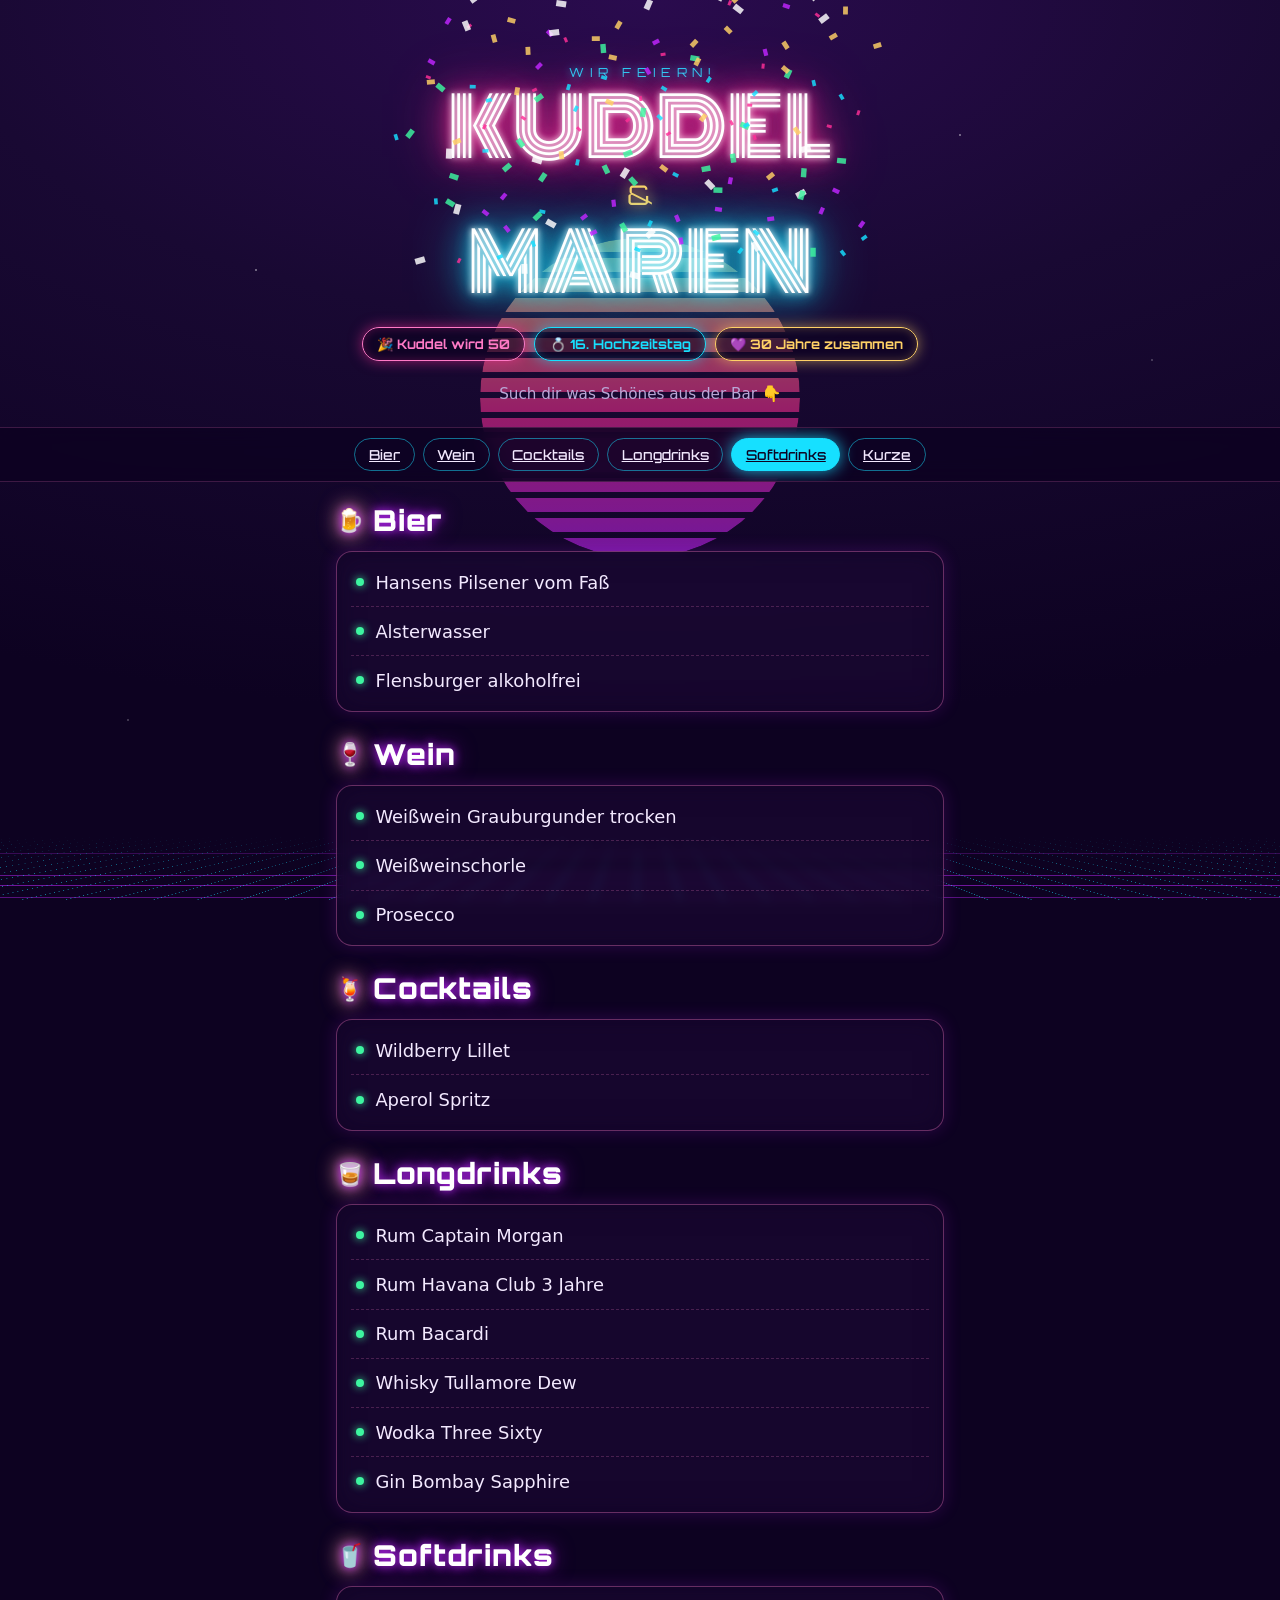
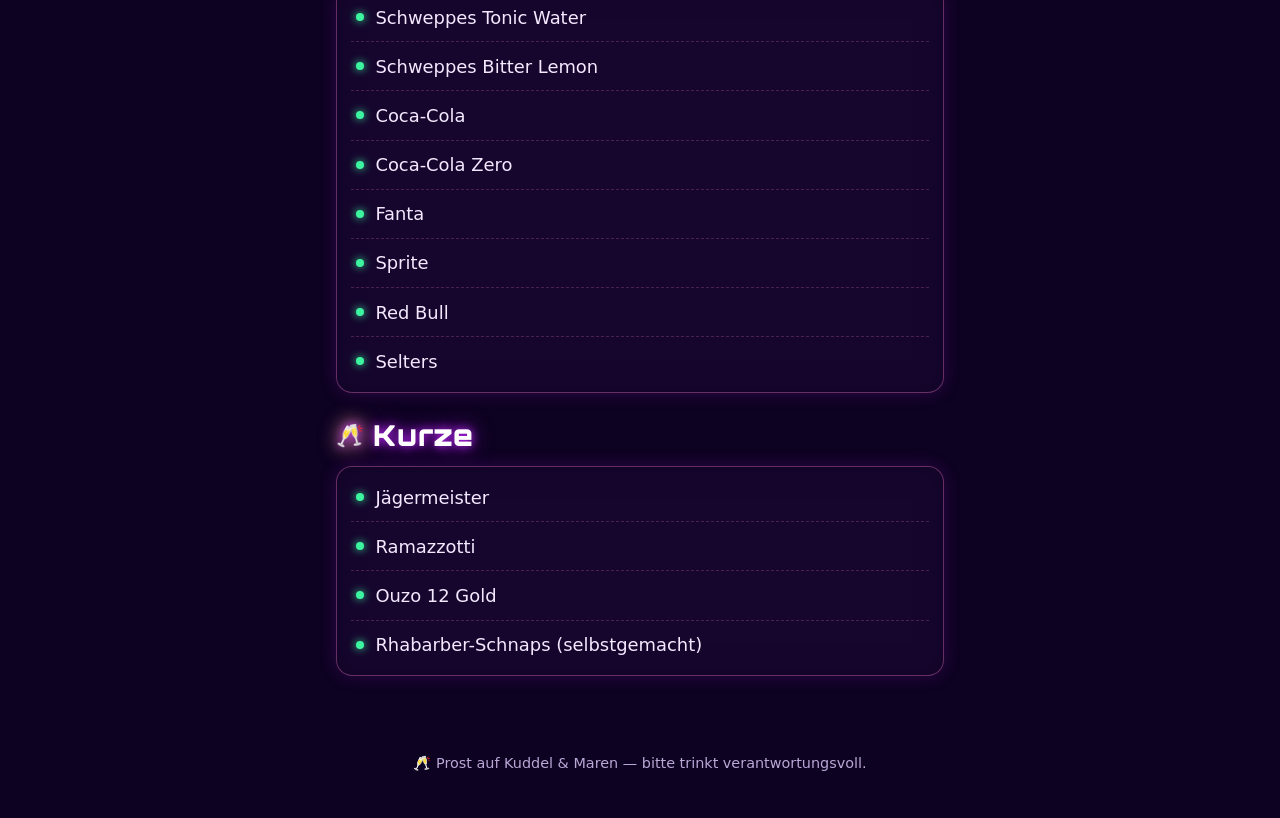
<file: index.html>
<!DOCTYPE html>
<html lang="de">
<head>
  <meta charset="UTF-8" />
  <meta name="viewport" content="width=device-width, initial-scale=1.0, viewport-fit=cover" />
  <title>Kuddel &amp; Maren — Getränkekarte</title>
  <meta name="description" content="Die Getränkekarte zur großen Feier: Kuddel wird 50, 16. Hochzeitstag & 30 Jahre Maren und Kuddel. Prost! 🍹" />
  <meta name="theme-color" content="#0d0221" />

  <!-- Open Graph (hübsche Vorschau beim Teilen via WhatsApp etc.) -->
  <meta property="og:type" content="website" />
  <meta property="og:title" content="Kuddel &amp; Maren — Getränkekarte 🍹" />
  <meta property="og:description" content="Kuddel wird 50 · 16. Hochzeitstag · 30 Jahre zusammen. Scann dich rein und such dir was aus!" />
  <meta property="og:url" content="https://kuddel-maren.die-beaus.de" />
  <meta name="twitter:card" content="summary" />

  <link rel="icon" href="favicon.svg" type="image/svg+xml" />
  <link rel="preconnect" href="https://fonts.googleapis.com" />
  <link rel="preconnect" href="https://fonts.gstatic.com" crossorigin />
  <link href="https://fonts.googleapis.com/css2?family=Monoton&family=Orbitron:wght@500;700;900&display=swap" rel="stylesheet" />
  <link rel="stylesheet" href="css/styles.css" />
</head>
<body>
  <!-- animierter Synthwave-Hintergrund (rein per CSS) -->
  <div class="scene" aria-hidden="true">
    <div class="sun"></div>
    <div class="grid"></div>
    <div class="stars"></div>
  </div>

  <canvas id="confetti" aria-hidden="true"></canvas>

  <header class="hero">
    <p class="hero__eyebrow">Wir feiern!</p>
    <h1 class="hero__title">
      <span class="hero__name">Kuddel</span>
      <span class="hero__amp">&amp;</span>
      <span class="hero__name hero__name--alt">Maren</span>
    </h1>
    <ul class="hero__occasions">
      <li><span class="badge badge--pink">🎉 Kuddel wird 50</span></li>
      <li><span class="badge badge--cyan">💍 16. Hochzeitstag</span></li>
      <li><span class="badge badge--gold">💜 30 Jahre zusammen</span></li>
    </ul>
    <p class="hero__cta">Such dir was Schönes aus der Bar 👇</p>
  </header>

  <nav class="catnav" id="catnav" aria-label="Getränkekategorien">
    <div class="catnav__track" id="catnav-track"><!-- Chips per JS --></div>
  </nav>

  <main id="menu"><!-- Kategorien per JS --></main>

  <footer class="footer">
    <p>🥂 Prost auf Kuddel &amp; Maren — bitte trinkt verantwortungsvoll.</p>
  </footer>

  <script src="js/data.js"></script>
  <script src="js/app.js"></script>
</body>
</html>
</file>
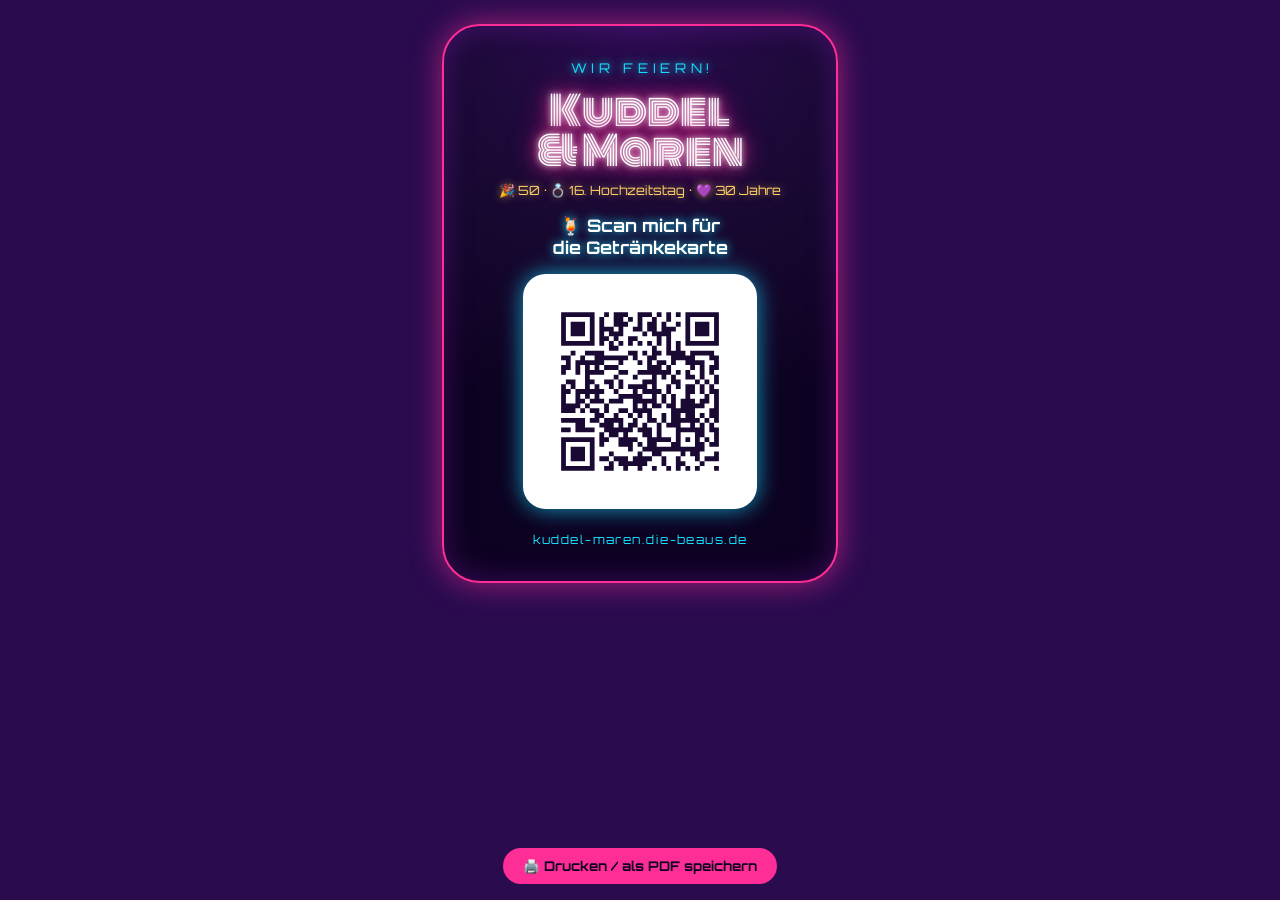
<file: qr/qr-print.html>
<!DOCTYPE html>
<html lang="de">
<head>
  <meta charset="UTF-8" />
  <meta name="viewport" content="width=device-width, initial-scale=1.0" />
  <title>QR-Aufsteller — Kuddel &amp; Maren</title>
  <link href="https://fonts.googleapis.com/css2?family=Monoton&family=Orbitron:wght@500;700;900&display=swap" rel="stylesheet" />
  <style>
    :root {
      --bg: #0d0221; --pink: #ff2e97; --cyan: #16e0ff; --magenta: #c026ff; --gold: #ffd166;
    }
    * { box-sizing: border-box; }
    html, body { margin: 0; }
    body {
      background: #2a0b4e;
      font-family: "Orbitron", system-ui, sans-serif;
      color: #f3e9ff;
      display: flex;
      justify-content: center;
      padding: 24px;
    }

    /* A6-Karte (105 × 148 mm) */
    .card {
      width: 105mm;
      height: 148mm;
      background:
        radial-gradient(120% 70% at 50% 0%, #2a0b4e 0%, #190933 50%, #0d0221 100%);
      border-radius: 10mm;
      border: 2px solid var(--pink);
      box-shadow: 0 0 30px rgba(255, 46, 151, 0.6), inset 0 0 30px rgba(192, 38, 255, 0.25);
      padding: 9mm 7mm;
      text-align: center;
      display: flex;
      flex-direction: column;
      align-items: center;
      justify-content: space-between;
    }

    .eyebrow {
      letter-spacing: 0.35em; text-transform: uppercase; font-size: 10pt;
      color: var(--cyan); text-shadow: 0 0 8px var(--cyan); margin: 0; padding-left: 0.35em;
    }
    .title {
      font-family: "Monoton", cursive; font-weight: 400; font-size: 30pt; line-height: 1; margin: 4mm 0 0;
      color: #fff; text-shadow: 0 0 6px #fff, 0 0 16px var(--pink), 0 0 30px var(--pink);
    }
    .occasions { font-size: 9.5pt; color: var(--gold); text-shadow: 0 0 8px rgba(255,209,102,.6); margin: 3mm 0 0; }

    .qrwrap {
      background: #fff;
      padding: 5mm;
      border-radius: 6mm;
      box-shadow: 0 0 22px rgba(22, 224, 255, 0.7);
    }
    .qrwrap img { display: block; width: 52mm; height: 52mm; }

    .scan { font-size: 13pt; font-weight: 700; margin: 0; color: #fff; text-shadow: 0 0 10px var(--cyan); }
    .url  { font-size: 9pt; letter-spacing: 0.12em; color: var(--cyan); margin: 2mm 0 0; }

    @media print {
      @page { size: A6; margin: 0; }
      body { background: #fff; padding: 0; }
      .card { border-radius: 0; width: 105mm; height: 148mm; }
      .no-print { display: none; }
    }
    .no-print {
      position: fixed; bottom: 16px; left: 50%; transform: translateX(-50%);
      background: var(--pink); color: #0d0221; border: none; border-radius: 999px;
      padding: 10px 20px; font-family: inherit; font-weight: 700; cursor: pointer;
    }
  </style>
</head>
<body>
  <div class="card">
    <div>
      <p class="eyebrow">Wir feiern!</p>
      <h1 class="title">Kuddel<br>&amp; Maren</h1>
      <p class="occasions">🎉 50 · 💍 16. Hochzeitstag · 💜 30 Jahre</p>
    </div>

    <p class="scan">🍹 Scan mich für<br>die Getränkekarte</p>

    <div class="qrwrap">
      <img src="kuddel-qr.svg" alt="QR-Code zur Getränkekarte" />
    </div>

    <p class="url">kuddel-maren.die-beaus.de</p>
  </div>

  <button class="no-print" onclick="window.print()">🖨️ Drucken / als PDF speichern</button>
</body>
</html>
</file>
<file: css/styles.css>
/* =========================================================
   Kuddel & Maren — Getränkekarte
   80s/90s Neon-Synthwave · Mobile first
   ========================================================= */

:root {
  --bg:        #0d0221;
  --bg-2:      #190933;
  --ink:       #f3e9ff;
  --ink-dim:   #b9a7d6;

  --pink:      #ff2e97;
  --pink-soft: #ff7ac6;
  --cyan:      #16e0ff;
  --magenta:   #c026ff;
  --gold:      #ffd166;
  --green:     #3df5a0;

  --card-bg:   rgba(31, 12, 58, 0.55);
  --card-brd:  rgba(255, 122, 198, 0.35);

  --font-display: "Monoton", "Orbitron", system-ui, sans-serif;
  --font-head:    "Orbitron", system-ui, sans-serif;
  --font-body:    system-ui, -apple-system, "Segoe UI", Roboto, sans-serif;

  --nav-h: 56px;
}

* { box-sizing: border-box; }

html { scroll-behavior: smooth; }

body {
  margin: 0;
  min-height: 100dvh;
  font-family: var(--font-body);
  color: var(--ink);
  background: var(--bg);
  overflow-x: hidden;
  -webkit-tap-highlight-color: transparent;
  text-rendering: optimizeLegibility;
}

/* ---------- Synthwave Hintergrund-Szene ---------- */
.scene {
  position: fixed;
  inset: 0;
  z-index: -2;
  background:
    radial-gradient(120% 80% at 50% 0%, #2a0b4e 0%, var(--bg-2) 45%, var(--bg) 100%);
  overflow: hidden;
}

.stars {
  position: absolute;
  inset: 0;
  background-image:
    radial-gradient(1.5px 1.5px at 20% 30%, #fff, transparent),
    radial-gradient(1.5px 1.5px at 75% 15%, #fff, transparent),
    radial-gradient(1px 1px at 50% 50%, #cbb6ff, transparent),
    radial-gradient(1px 1px at 90% 40%, #fff, transparent),
    radial-gradient(1.5px 1.5px at 33% 70%, #9ad9ff, transparent),
    radial-gradient(1px 1px at 10% 80%, #fff, transparent);
  background-repeat: no-repeat;
  opacity: 0.7;
  animation: twinkle 4s ease-in-out infinite alternate;
}

.sun {
  position: absolute;
  left: 50%;
  bottom: 38%;
  width: 320px;
  height: 320px;
  transform: translateX(-50%);
  border-radius: 50%;
  background: linear-gradient(180deg, var(--gold) 0%, var(--pink) 55%, var(--magenta) 100%);
  filter: blur(0.5px);
  box-shadow: 0 0 90px 20px rgba(255, 46, 151, 0.45);
  -webkit-mask-image: repeating-linear-gradient(180deg, #000 0 14px, transparent 14px 20px);
          mask-image: repeating-linear-gradient(180deg, #000 0 14px, transparent 14px 20px);
  opacity: 0.55;
}

.grid {
  position: absolute;
  left: 50%;
  bottom: 0;
  width: 200%;
  height: 45%;
  transform: translateX(-50%) perspective(420px) rotateX(72deg);
  transform-origin: bottom center;
  background-image:
    linear-gradient(to right, rgba(22, 224, 255, 0.55) 1px, transparent 1px),
    linear-gradient(to bottom, rgba(192, 38, 255, 0.55) 1px, transparent 1px);
  background-size: 44px 44px;
  animation: grid-move 1.6s linear infinite;
  -webkit-mask-image: linear-gradient(to top, #000 25%, transparent 95%);
          mask-image: linear-gradient(to top, #000 25%, transparent 95%);
}

@keyframes grid-move {
  from { background-position: 0 0, 0 0; }
  to   { background-position: 0 44px, 0 44px; }
}
@keyframes twinkle {
  from { opacity: 0.45; }
  to   { opacity: 0.85; }
}

/* ---------- Konfetti-Canvas ---------- */
#confetti {
  position: fixed;
  inset: 0;
  z-index: 50;
  pointer-events: none;
}

/* ---------- Hero ---------- */
.hero {
  text-align: center;
  padding: clamp(2rem, 8vw, 4rem) 1.1rem 1.5rem;
}

.hero__eyebrow {
  margin: 0 0 0.4rem;
  font-family: var(--font-head);
  letter-spacing: 0.45em;
  text-transform: uppercase;
  font-size: 0.78rem;
  color: var(--cyan);
  text-shadow: 0 0 10px rgba(22, 224, 255, 0.8);
  padding-left: 0.45em; /* optischer Ausgleich für letter-spacing */
}

.hero__title {
  margin: 0;
  font-family: var(--font-display);
  font-weight: 400;
  line-height: 1.05;
  font-size: clamp(2.3rem, 12.5vw, 5rem);
  display: flex;
  flex-direction: column;
  align-items: center;
  gap: 0.12em;
  max-width: 100%;
}

.hero__name {
  display: inline-block;
  max-width: 100%;
  text-transform: uppercase;
  color: #fff;
  text-shadow:
    0 0 6px #fff,
    0 0 16px var(--pink),
    0 0 34px var(--pink),
    0 0 60px var(--pink);
  animation: flicker 5.5s linear infinite;
}
.hero__name--alt {
  text-shadow:
    0 0 6px #fff,
    0 0 16px var(--cyan),
    0 0 34px var(--cyan),
    0 0 60px var(--cyan);
  animation-delay: -2.4s;
}
.hero__amp {
  font-family: var(--font-head);
  font-size: 0.34em;
  color: var(--gold);
  text-shadow: 0 0 14px var(--gold);
  margin: 0.05em 0;
}

@keyframes flicker {
  0%, 19%, 21%, 23%, 80%, 100% { opacity: 1; }
  20%, 22%, 82%                 { opacity: 0.72; }
}

.hero__occasions {
  list-style: none;
  margin: 1.4rem 0 0;
  padding: 0;
  display: flex;
  flex-wrap: wrap;
  justify-content: center;
  gap: 0.55rem;
}

.badge {
  display: inline-block;
  padding: 0.5rem 0.9rem;
  border-radius: 999px;
  font-family: var(--font-head);
  font-weight: 700;
  font-size: 0.82rem;
  background: rgba(13, 2, 33, 0.6);
  border: 1.5px solid currentColor;
}
.badge--pink { color: var(--pink-soft); box-shadow: 0 0 14px rgba(255,46,151,0.55), inset 0 0 10px rgba(255,46,151,0.25); }
.badge--cyan { color: var(--cyan);      box-shadow: 0 0 14px rgba(22,224,255,0.55),  inset 0 0 10px rgba(22,224,255,0.25); }
.badge--gold { color: var(--gold);      box-shadow: 0 0 14px rgba(255,209,102,0.55), inset 0 0 10px rgba(255,209,102,0.25); }

.hero__cta {
  margin: 1.5rem 0 0;
  color: var(--ink-dim);
  font-size: 0.95rem;
}

/* ---------- Sticky Kategorie-Navigation ---------- */
.catnav {
  position: sticky;
  top: 0;
  z-index: 30;
  background: rgba(13, 2, 33, 0.82);
  backdrop-filter: blur(10px);
  -webkit-backdrop-filter: blur(10px);
  border-top: 1px solid rgba(255, 122, 198, 0.2);
  border-bottom: 1px solid rgba(255, 122, 198, 0.2);
}

.catnav__track {
  display: flex;
  gap: 0.5rem;
  padding: 0.6rem 1rem;
  overflow-x: auto;
  scrollbar-width: none;
  scroll-snap-type: x proximity;
}
.catnav__track::-webkit-scrollbar { display: none; }

/* Chips zentrieren, wenn sie passen — sonst sauber von links scrollbar.
   Auto-Margins teilen freien Platz auf; bei Überlauf kollabieren sie auf 0. */
.catnav__track > .chip:first-child { margin-inline-start: auto; }
.catnav__track > .chip:last-child  { margin-inline-end: auto; }

.chip {
  flex: 0 0 auto;
  scroll-snap-align: center;
  border: 1.5px solid rgba(22, 224, 255, 0.5);
  background: transparent;
  color: var(--ink);
  font-family: var(--font-head);
  font-weight: 500;
  font-size: 0.86rem;
  padding: 0.45rem 0.85rem;
  border-radius: 999px;
  cursor: pointer;
  white-space: nowrap;
  transition: color .2s, background .2s, box-shadow .2s, border-color .2s;
}
.chip:hover { border-color: var(--cyan); box-shadow: 0 0 12px rgba(22,224,255,0.5); }

.chip.is-active {
  color: #0d0221;
  background: var(--cyan);
  border-color: var(--cyan);
  box-shadow: 0 0 16px rgba(22, 224, 255, 0.8);
}

/* ---------- Menü / Kategorien ---------- */
main {
  width: 100%;
  max-width: 640px;
  margin: 0 auto;
  padding: 1.25rem 1rem 0;
}

.category {
  scroll-margin-top: calc(var(--nav-h) + 12px);
  margin-bottom: 1.5rem;
}

.category__head {
  display: flex;
  align-items: center;
  gap: 0.55rem;
  margin: 0 0 0.8rem;
  font-family: var(--font-head);
  font-weight: 900;
  font-size: 1.5rem;
  letter-spacing: 0.02em;
  color: #fff;
  text-shadow: 0 0 10px var(--magenta), 0 0 22px rgba(192, 38, 255, 0.6);
}
.category__emoji {
  font-size: 1.4rem;
  filter: drop-shadow(0 0 8px rgba(255, 209, 102, 0.7));
}

.category__card {
  background: var(--card-bg);
  border: 1.5px solid var(--card-brd);
  border-radius: 16px;
  padding: 0.4rem 0.9rem;
  box-shadow: 0 0 18px rgba(192, 38, 255, 0.18), inset 0 0 26px rgba(13, 2, 33, 0.5);
  backdrop-filter: blur(4px);
  -webkit-backdrop-filter: blur(4px);
}

.drink {
  display: flex;
  align-items: center;
  gap: 0.7rem;
  padding: 0.85rem 0.3rem;
  border-bottom: 1px dashed rgba(255, 122, 198, 0.22);
  font-size: 1.05rem;
  transition: color .15s, transform .15s;
}
.drink:last-child { border-bottom: none; }
.drink:active { color: var(--pink-soft); transform: translateX(3px); }

.drink__dot {
  flex: 0 0 auto;
  width: 8px;
  height: 8px;
  border-radius: 50%;
  background: var(--green);
  box-shadow: 0 0 8px var(--green);
}

/* ---------- Footer ---------- */
.footer {
  text-align: center;
  padding: 2.5rem 1.2rem 2rem;
  color: var(--ink-dim);
  font-size: 0.9rem;
}
.footer__small {
  font-family: var(--font-head);
  letter-spacing: 0.18em;
  font-size: 0.72rem;
  color: var(--cyan);
  text-shadow: 0 0 8px rgba(22, 224, 255, 0.6);
  margin-top: 0.3rem;
}

/* ---------- Größere Screens ---------- */
@media (min-width: 720px) {
  .category__head { font-size: 1.8rem; }
  .drink { font-size: 1.12rem; }
}

/* ---------- Bewegungsreduktion respektieren ---------- */
@media (prefers-reduced-motion: reduce) {
  *, *::before, *::after {
    animation-duration: 0.001ms !important;
    animation-iteration-count: 1 !important;
    transition-duration: 0.001ms !important;
  }
  html { scroll-behavior: auto; }
  .grid { animation: none; }
}
</file>
